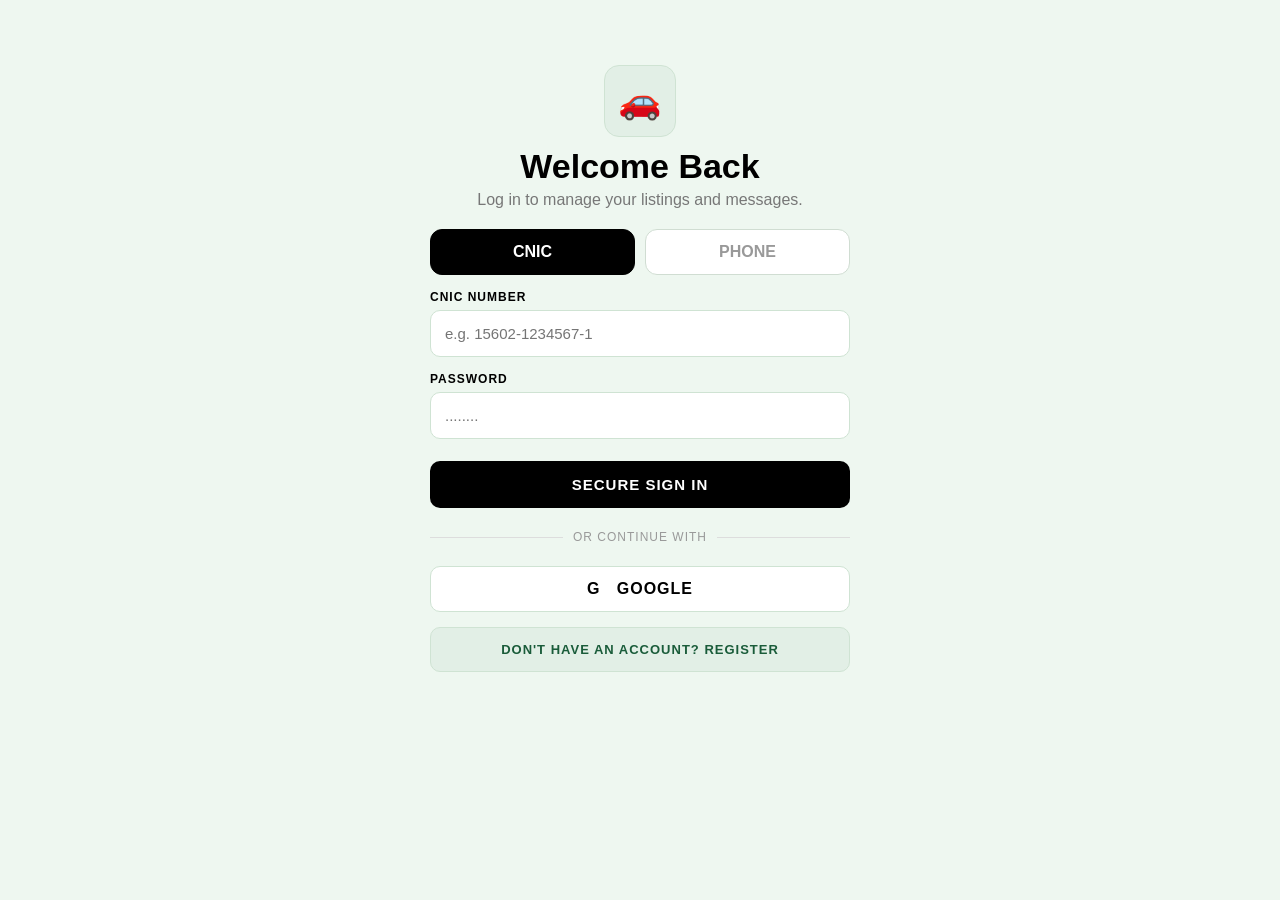
<file: templates/login.html>
<!DOCTYPE html>
<html>
<head>
<title>Login - SwatWheels</title>
<style>
body{margin:0; font-family:Arial; background:#eef7f0; display:flex; justify-content:center; min-height:100vh;}
.box{width:100%; max-width:420px; padding:35px 25px; text-align:center;}
.icon{width:70px; height:70px; background:#e2efe6; border-radius:15px; display:flex; align-items:center; justify-content:center; font-size:35px; margin:30px auto 10px; border:1px solid #cfe3d3;}
h1{margin:5px; font-size:34px;}
p{color:#777; margin:5px 0 20px;}
.tabs{display:flex; gap:10px; margin:15px 0;}
.tab{flex:1; padding:13px; border-radius:12px; border:1px solid #d0ddd2; font-weight:bold; background:white; color:#999;}
.tab.active{background:black; color:white; border-color:black;}
label{display:block; text-align:left; font-weight:bold; font-size:12px; letter-spacing:1px; margin:15px 0 6px;}
input{width:100%; padding:14px; border-radius:10px; border:1px solid #cfe3d3; box-sizing:border-box; font-size:15px; outline:none; background:white;}
button{width:100%; padding:15px; background:black; color:white; border:none; border-radius:10px; font-weight:bold; letter-spacing:1px; margin-top:22px; font-size:15px; cursor:pointer;}
.divider{display:flex; align-items:center; gap:10px; color:#999; font-size:12px; letter-spacing:1px; margin:22px 0;}
.divider:before,.divider:after{content:""; flex:1; height:1px; background:#ddd;}
.google{background:white; border:1px solid #cfe3d3; border-radius:10px; padding:13px; font-weight:bold; letter-spacing:1px;}
.register{margin-top:15px; background:#e2efe6; border:1px solid #cfe3d3; padding:14px; border-radius:10px; color:#1a5c3a; font-weight:bold; font-size:13px; letter-spacing:1px;}
a{color:inherit; text-decoration:none;}
</style>
</head>
<body>
<div class="box">
<div class="icon">🚗</div>
<h1>Welcome Back</h1>
<p>Log in to manage your listings and messages.</p>

<div class="tabs">
  <div class="tab active">CNIC</div>
  <div class="tab">PHONE</div>
</div>

<form method="POST">
  <label>CNIC NUMBER</label>
  <input type="text" name="cnic" placeholder="e.g. 15602-1234567-1" required>
  <label>PASSWORD</label>
  <input type="password" name="password" placeholder="........" required>
  <button type="submit">SECURE SIGN IN</button>
</form>

<div class="divider">OR CONTINUE WITH</div>
<div class="google">G &nbsp; GOOGLE</div>
<a href="/register"><div class="register">DON'T HAVE AN ACCOUNT? REGISTER</div></a>

</div>
</body>
</html>
</file>
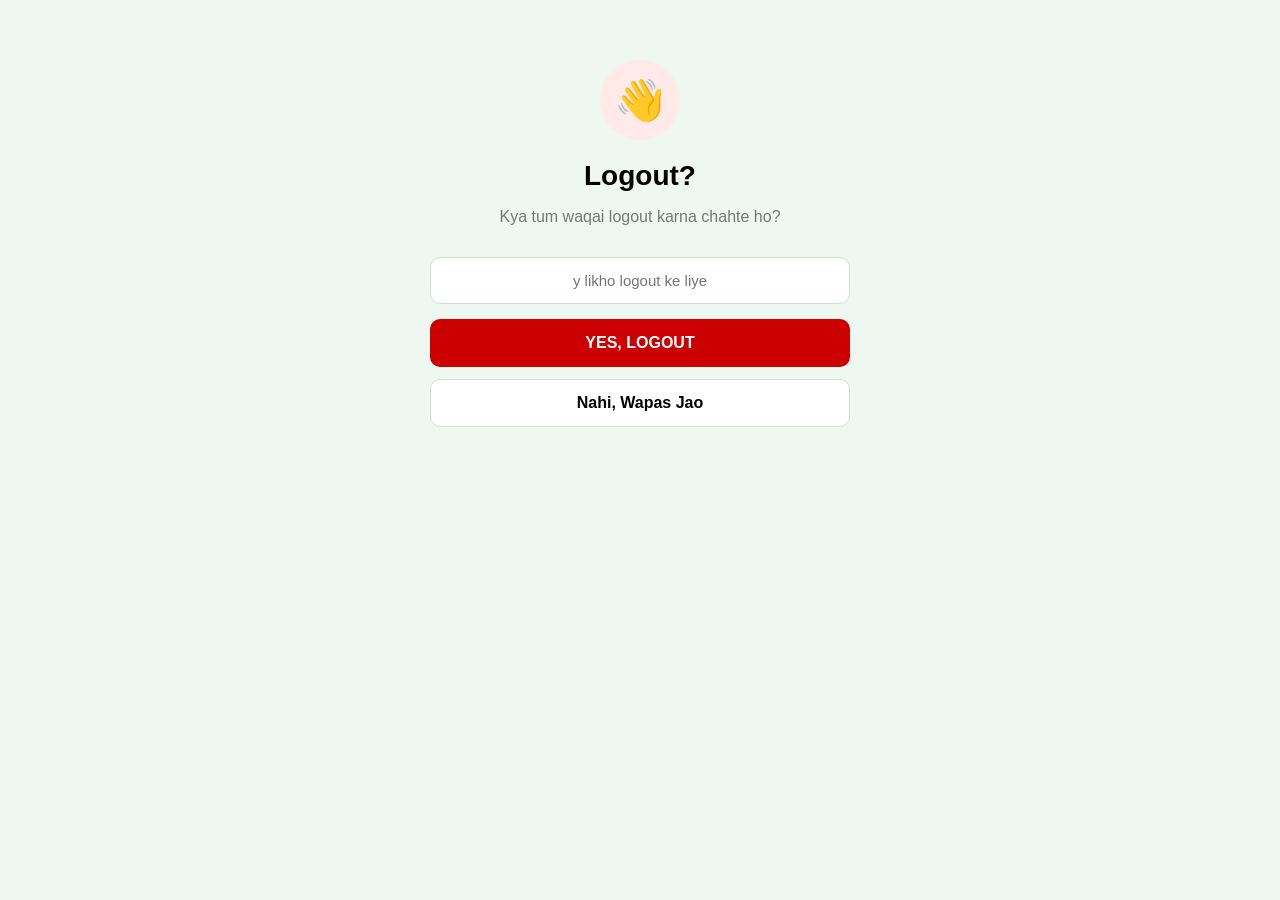
<file: templates/logout.html>
<!DOCTYPE html>
<html>
<head>
<title>Logout - SwatWheels</title>
<style>
body{margin:0; font-family:Arial; background:#eef7f0; display:flex; justify-content:center;}
.box{width:100%; max-width:420px; padding:60px 25px; text-align:center;}
.icon{width:80px; height:80px; background:#ffe9e9; border-radius:50%; display:flex; align-items:center; justify-content:center; font-size:40px; margin:auto;}
h1{font-size:28px; margin:20px 0 5px;}
p{color:#777;}
input{width:100%; padding:14px; border-radius:10px; border:1px solid #cfe3d3; box-sizing:border-box; font-size:15px; margin-top:15px; text-align:center;}
.yes{width:100%; padding:15px; background:#c00; color:white; border:none; border-radius:10px; font-weight:bold; margin-top:15px; font-size:16px; cursor:pointer;}
.no{display:block; background:white; border:1px solid #cfe3d3; padding:14px; border-radius:10px; font-weight:bold; margin-top:12px;}
a{color:inherit; text-decoration:none;}
</style>
</head>
<body>
<div class="box">
<div class="icon">👋</div>
<h1>Logout?</h1>
<p>Kya tum waqai logout karna chahte ho?</p>
<form method="POST">
<input type="text" name="confirm" placeholder="y likho logout ke liye" required>
<button class="yes" type="submit">YES, LOGOUT</button>
</form>
<a href="/"><div class="no">Nahi, Wapas Jao</div></a>
</div>
</body>
</html>
</file>
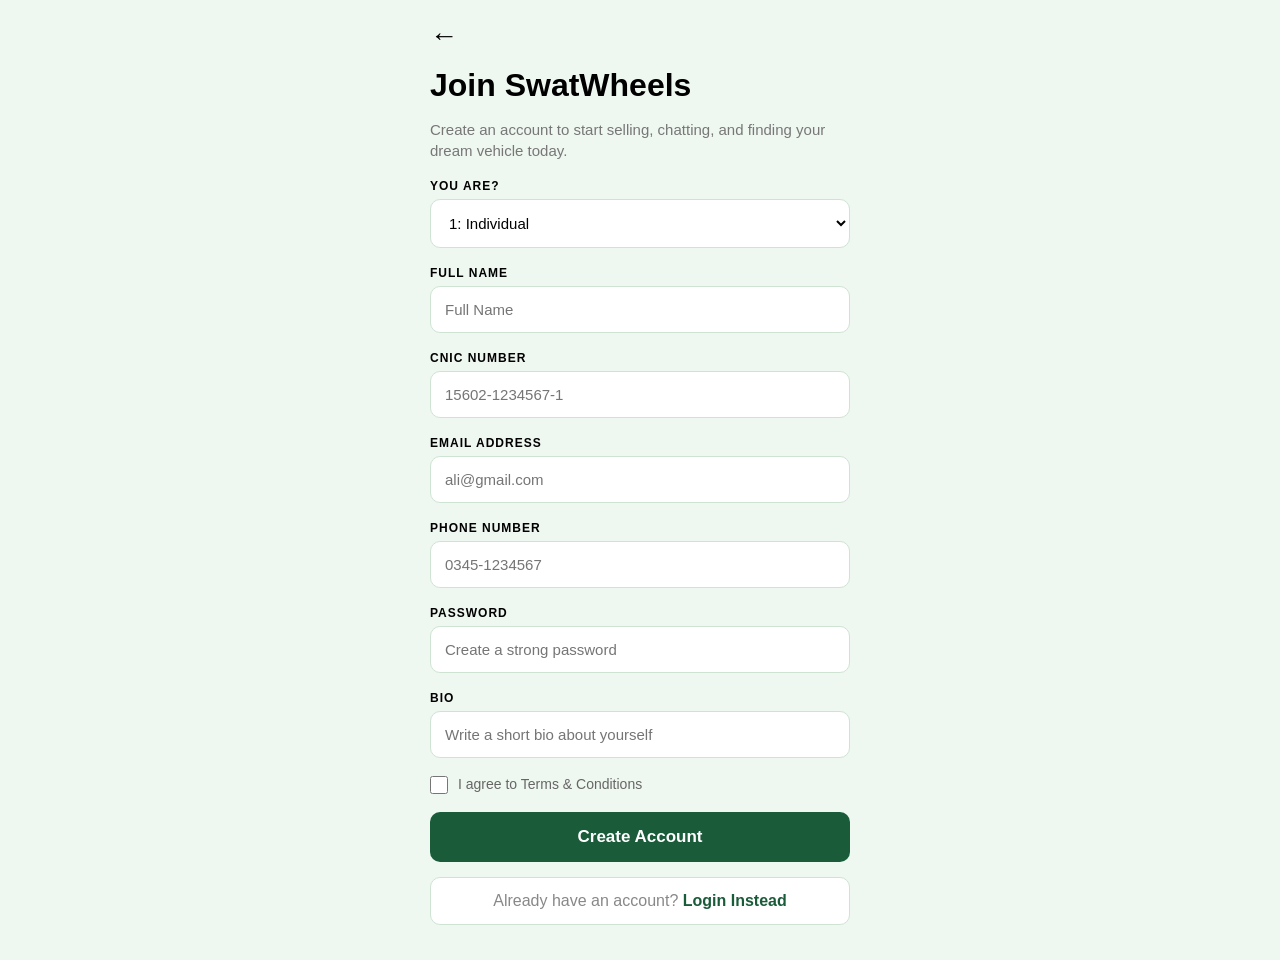
<file: templates/register.html>
<!DOCTYPE html>
<html>
<head>
<title>Join SwatWheels</title>
<style>
body{margin:0; font-family:Arial; background:#eef7f0; display:flex; justify-content:center;}
.box{width:100%; max-width:420px; padding:20px 25px 35px;}
.back{font-size:28px;}
h1{font-size:32px; margin:15px 0 5px;}
.sub{color:#777; font-size:15px; line-height:1.4;}
label{display:block; font-weight:bold; font-size:12px; letter-spacing:1px; margin:18px 0 6px;}
input,select{width:100%; padding:14px; border-radius:10px; border:1px solid #cfe3d3; box-sizing:border-box; font-size:15px; outline:none; background:white;}
.check{display:flex; gap:10px; align-items:flex-start; margin:18px 0; font-size:14px; color:#666;}
.check input{width:18px; height:18px; margin:0;}
.btn{width:100%; padding:15px; background:#1a5c3a; color:white; border:none; border-radius:10px; font-weight:bold; font-size:17px; cursor:pointer;}
.loginbox{margin-top:15px; background:white; border:1px solid #cfe3d3; padding:14px; border-radius:10px; text-align:center; color:#888;}
.loginbox b{color:#1a5c3a;}
#extra{display:none; background:white; padding:15px; border-radius:12px; border:1px solid #cfe3d3; margin-top:15px;}
a{color:inherit; text-decoration:none;}
</style>
</head>
<body>
<div class="box">
<a href="/"><div class="back">←</div></a>
<h1>Join SwatWheels</h1>
<p class="sub">Create an account to start selling, chatting, and finding your dream vehicle today.</p>

<form method="POST">
  <label>YOU ARE?</label>
  <select name="acc_type" id="acc_type" onchange="showExtra()">
    <option value="1">1: Individual</option>
    <option value="2">2: Showroom or Company</option>
    <option value="3">3: Admin</option>
  </select>

  <label>FULL NAME</label>
  <input type="text" name="username" placeholder="Full Name" required>

  <label>CNIC NUMBER</label>
  <input type="text" name="cnic" placeholder="15602-1234567-1" required>

  <label>EMAIL ADDRESS</label>
  <input type="email" name="email" placeholder="ali@gmail.com" required>

  <label>PHONE NUMBER</label>
  <input type="text" name="phone" placeholder="0345-1234567" required>

  <div id="extra">
    <label>ACCOUNT TYPE</label>
    <input type="text" name="account_type" placeholder="e.g. showroom / company">
    <label>ESTABLISHMENT YEAR</label>
    <input type="text" name="establishment_year" placeholder="e.g. 2015">
    <label>SHOWROOM ADDRESS</label>
    <input type="text" name="showroom_address" placeholder="Showroom Address">
  </div>

  <label>PASSWORD</label>
  <input type="password" name="password" placeholder="Create a strong password" required>
  
  <label>BIO</label>
  <input type="text" name="bio" placeholder="Write a short bio about yourself" required>

  <div class="check"><input type="checkbox" required> <span>I agree to Terms & Conditions</span></div>
  <button class="btn" type="submit">Create Account</button>
</form>

<a href="/login"><div class="loginbox">Already have an account? <b>Login Instead</b></div></a>
</div>

<script>
function showExtra(){
  var r = document.getElementById("acc_type").value;
  document.getElementById("extra").style.display = (r=="2") ? "block" : "none";
}
</script>
</body>
</html>
</file>
